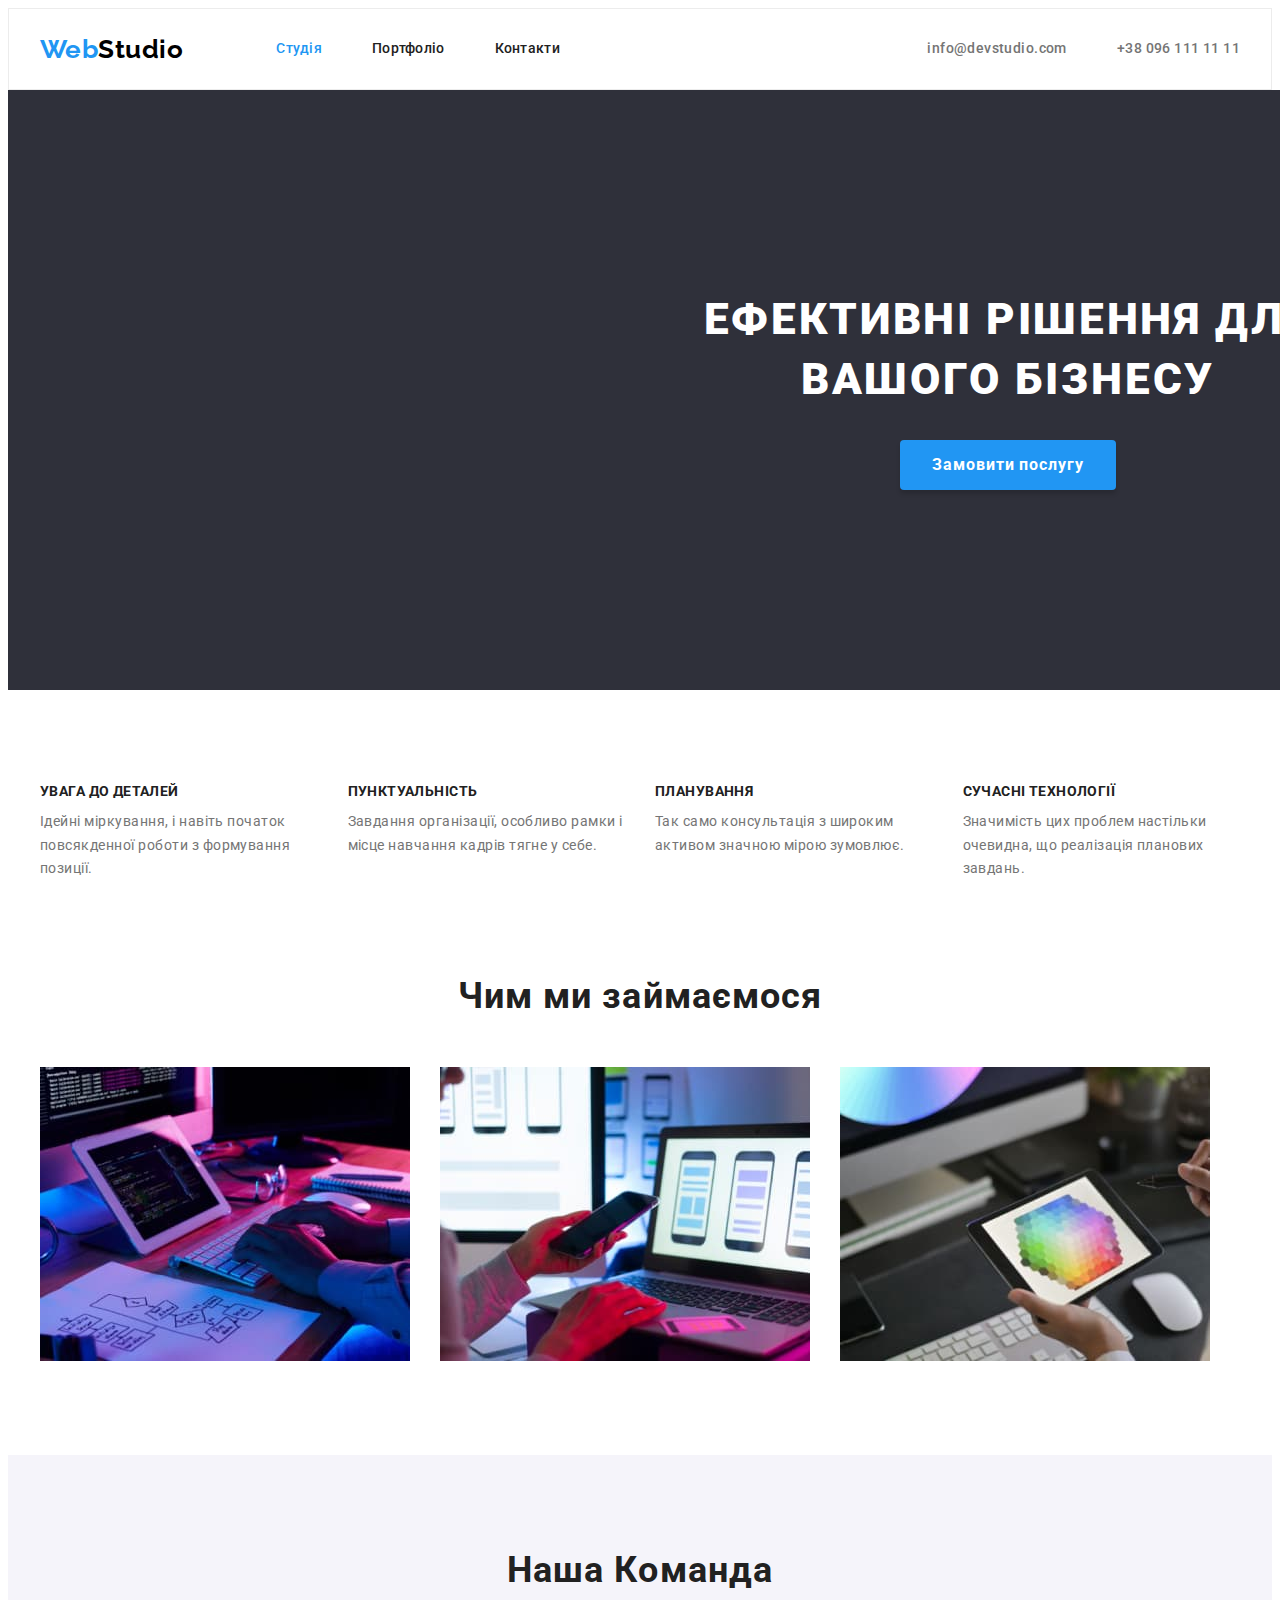
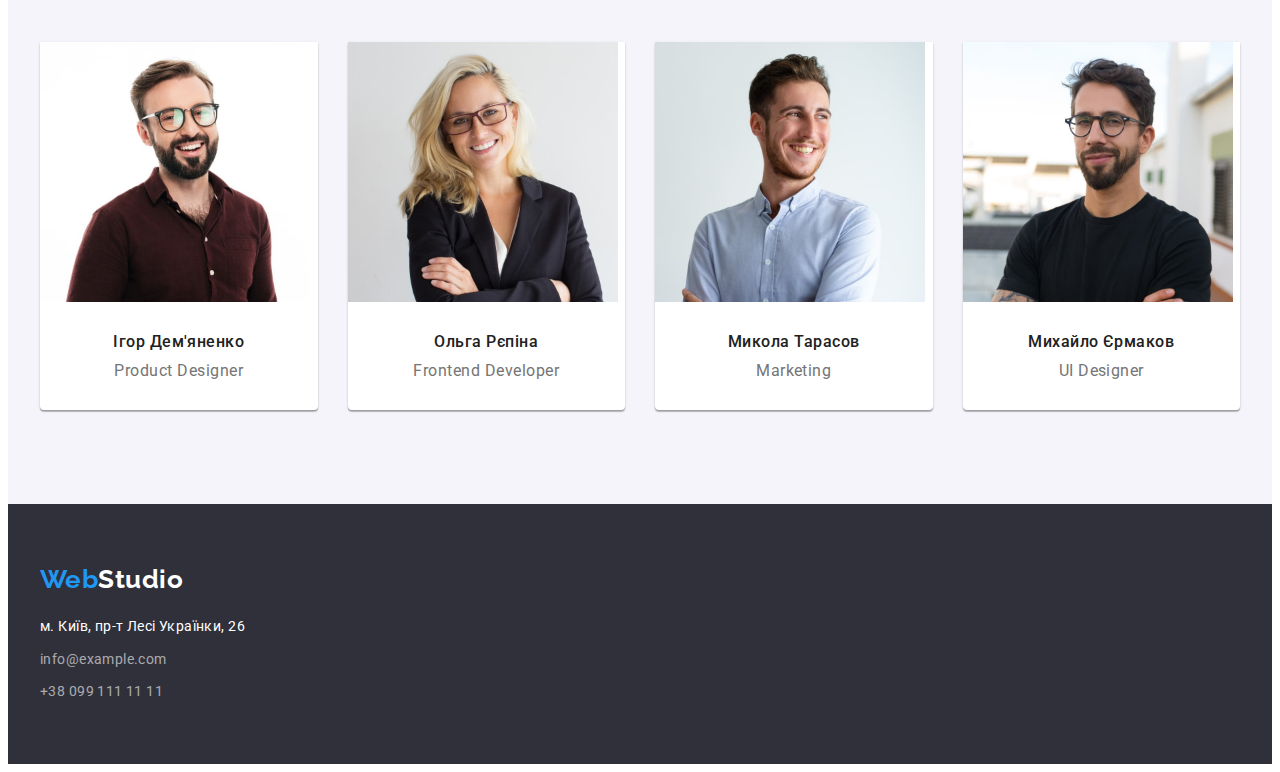
<file: index.html>
<!DOCTYPE html>
<html lang="uk">
  <head>
    <meta charset="UTF-8" />
    <meta http-equiv="X-UA-Compatible" content="IE=edge" />
    <meta name="viewport" content="width=#, initial-scale=1.0" />
    <title>Студія</title>
    <link rel="preconnect" href="https://fonts.googleapis.com">
<link rel="preconnect" href="https://fonts.gstatic.com" crossorigin>
<link href="https://fonts.googleapis.com/css2?family=Raleway:wght@700&family=Roboto:wght@400;500;700;900&display=swap" rel="stylesheet">
   <link rel="stylesheet" href="https://cdnjs.cloudflare.com/ajax/libs/modern-normalize/1.1.0/modern-normalize.min.css" integrity="sha512-wpPYUAdjBVSE4KJnH1VR1HeZfpl1ub8YT/NKx4PuQ5NmX2tKuGu6U/JRp5y+Y8XG2tV+wKQpNHVUX03MfMFn9Q==" crossorigin="anonymous" referrerpolicy="no-referrer" />
<link rel="stylesheet" href="./css/styles.css" />
    
  </head>
  <body class="body">
    <header class="header">
     <div class="main-nav container">
      <a class="logo-link decoration" href="index.html">Web<span class="logo-header decoration">Studio</span></a>
     <nav>
        <ul class="site-nav list">
          <li class="item"><a href="./index.html" class="site-nav-link current decoration">Студія</a></li>
          <li id="portfolio" class="item"><a href="./portfolio.html" class="site-nav-link decoration">Портфоліо</a></li>
          <li class="item"><a href="#" class="site-nav-link decoration">Контакти</a></li>
        </ul>
      </nav>
      <ul class="auth-nav list">
        <li class="item"><a href="mailto:info@devstudio.com" class="auth-nav-link decoration">info@devstudio.com</a></li>
        <li class="item"><a href="tel:+380961111111" class="auth-nav-link decoration">+38 096 111 11 11</a></li>
      </ul>
      </div>
    </header>
   
    <main>
      <section class="hero">
        <h1 class="hero-title">Ефективні рішення для <br>вашого бізнесу</br></h1>
        <button type="button" class="button">Замовити послугу</button>
      </section>
      <section class="section">
        <div class="container">
        <h2 class="title hero-h2">Наші особливості</h2>
        <ul class="list features-list">
          <li class="text">
            <h3 class="feature">Увага до деталей</h3>
            <span class="feat"
              >Ідейні міркування, і навіть початок повсякденної роботи з формування позиції.</span
            >
          </li>
          <li class="text">
            <h3 class="feature">Пунктуальність</h3>
            <span class="feat">
              Завдання організації, особливо рамки і місце навчання кадрів тягне у себе.</span
            >
          </li>
          <li class="text">
            <h3 class="feature">Планування</h3>
            <span class="feat">
              Так само консультація з широким активом значною мірою зумовлює.</span
            >
          </li>
          <li class="text">
            <h3 class="feature">Сучасні технології</h3>
            <span class="feat">
              Значимість цих проблем настільки очевидна, що реалізація планових завдань.</span
            >
          </li>
        </ul>
        </div>
      </section>
      <section class="section what-we-do">
        <div class="container">
        <h2 class="title">Чим ми займаємося</h2>
        <ul class="list imgs-list">
          <li class="imgs"><img src="./images/img.jpg" alt="coding" width="370" /></li>
          <li class="imgs"><img src="./images/img-1.jpg" alt="phone set" width="370" /></li>
          <li class="imgs"><img src="./images/img-2.jpg" alt="web design" width="370" /></li>
        </ul>
        </div>
      </section>
      <section class="our-team section">
        <div class="container">
          <h2 class="title">Наша Команда</h2>
        <ul class="list our-team-list">
          <li class="background team">
            <img src="./images/img-3.jpg" alt="photo1" width="270" />
           <div class="team-container">
             <h3 class="who">Ігор Дем'яненко</h3>
            <p lang="en" class="about">Product Designer</p></div>
          </li>
          <li class="background team">
            <img src="./images/img-4.jpg" alt="photo2" width="270" />
           <div class="team-container"> <h3 class="who">Ольга Рєпіна</h3>
            <p lang="en" class="about">Frontend Developer</p></div>
          </li>
          <li class="background team">
            <img src="./images/img-5.jpg" alt="photo3" width="270" />
            <div class="team-container"><h3 class="who">Микола Тарасов</h3>
            <p lang="en" class="about">Marketing</p></div>
          </li>
          <li class="background team">
            <img src="./images/img-6.jpg" alt="photo4" width="270" />
            <div class="team-container"><h3 class="who">Михайло Єрмаков</h3>
            <p lang="en" class="about">UI Designer</p></div>
          </li>
        </ul></div>
      </section>
    </main>
     
      <footer class="footer">
      <div class="container ">
        <a class="logo decoration" href="index.html">Web<span class="logo-head  decoration">Studio</span></a>
      <ul class="foot-nav list">
        <li class="foot-list">
          <a
            href=https://goo.gl/maps/ps1MHNvpvdkXfW2N9
            class="address decoration"
            >м. Київ, пр-т Лесі Українки, 26</a
          >
        </li>
        <li class="foot-list"><a href="mailto:info@example.com" class="mail-foot decoration">info@example.com</a></li>
        <li class="foot-list"><a href="tel:+380991111111" class="tell-foot decoration">+38 099 111 11 11</a></li>
      </ul>
      </div>
    </footer>
    
  </body>
</html>
</file>
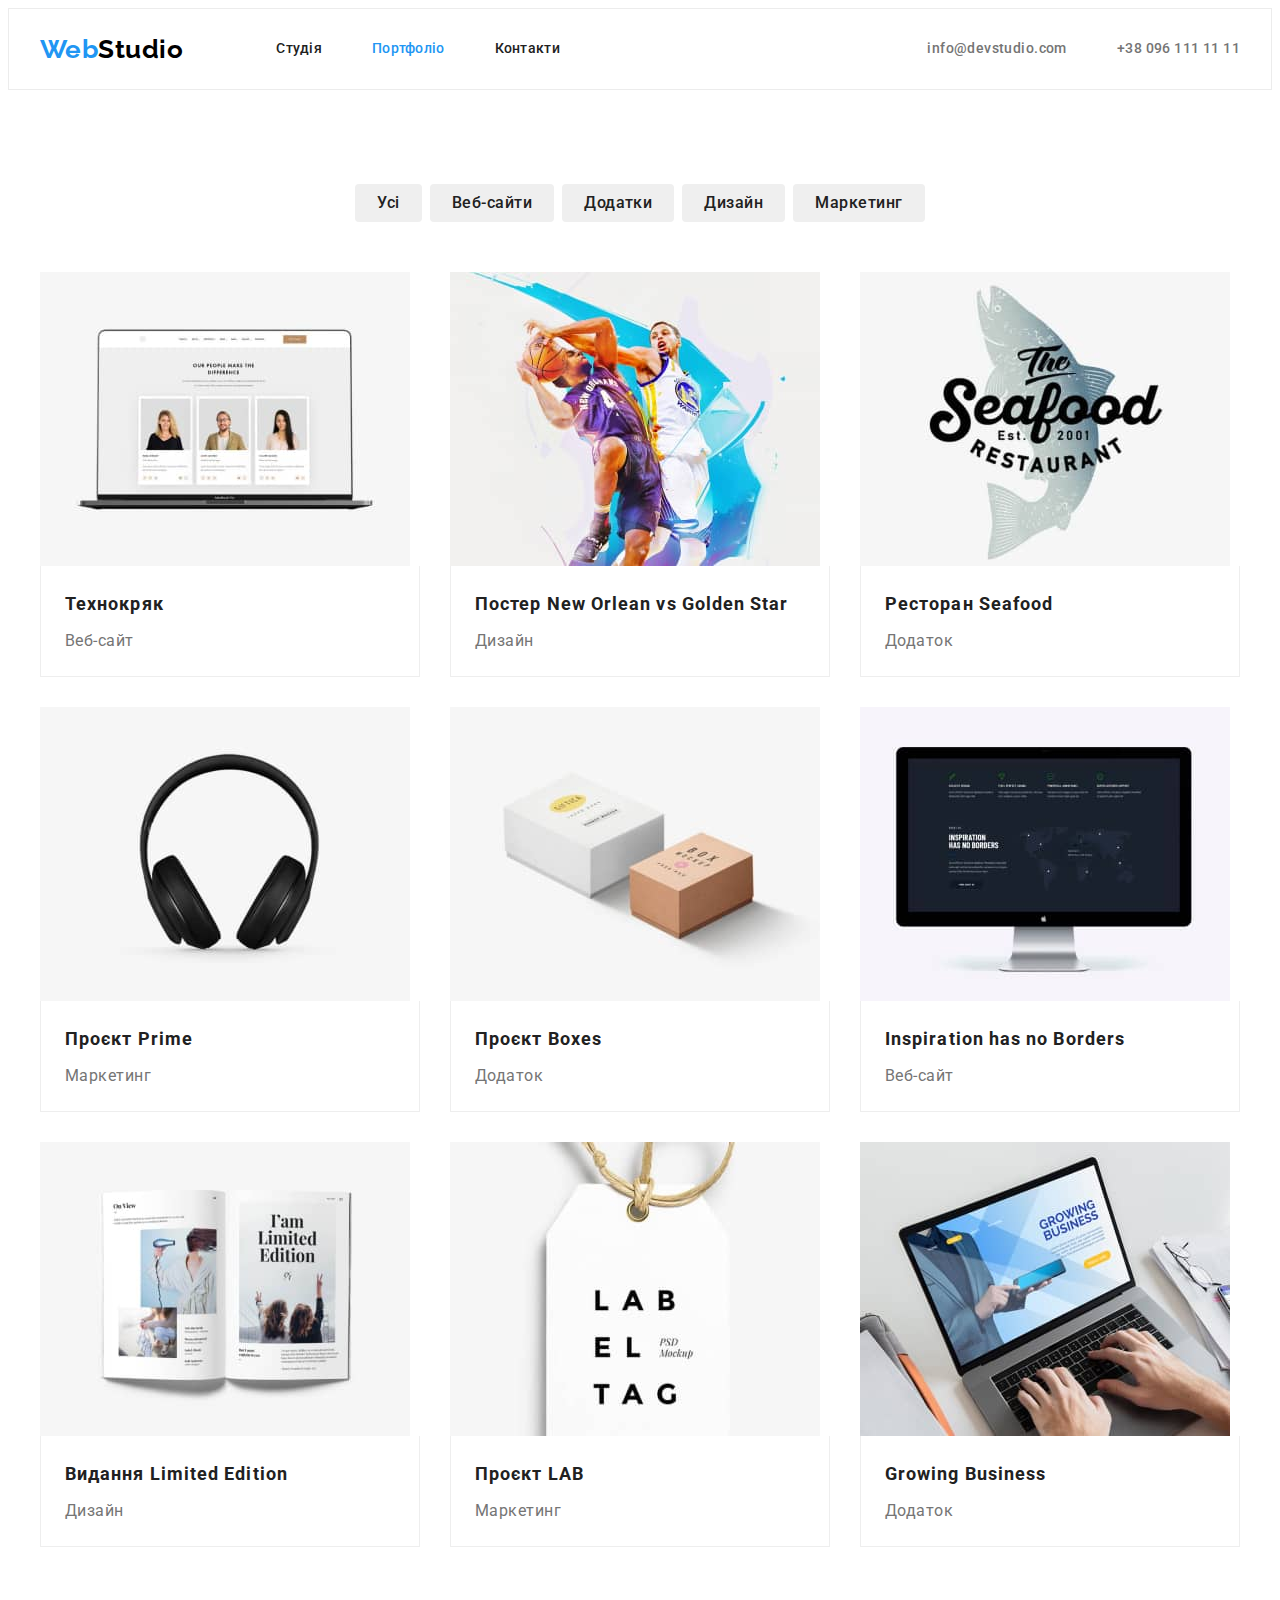
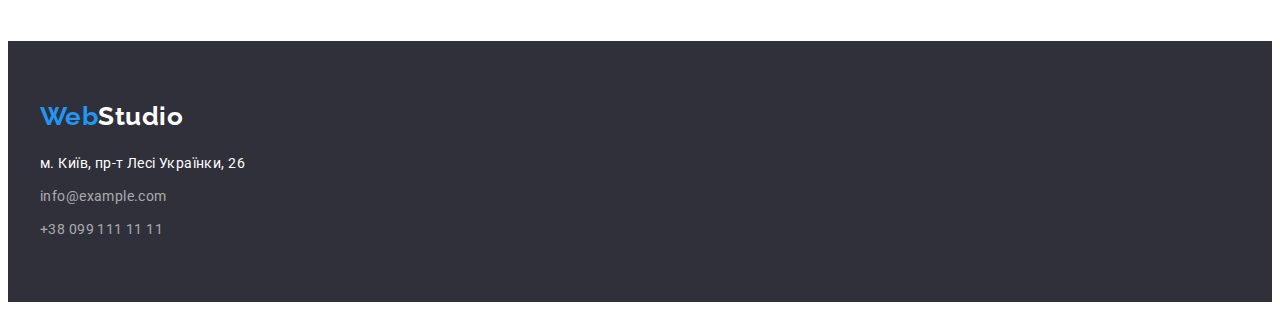
<file: portfolio.html>
<!DOCTYPE html>
<html lang="uk">
  <head>
    <meta charset="UTF-8" />
    <meta http-equiv="X-UA-Compatible" content="IE=edge" />
    <meta name="viewport" content="width=device-width, initial-scale=1.0" />
    <title>Портфоліо</title>
    <link rel="preconnect" href="https://fonts.googleapis.com">
<link rel="preconnect" href="https://fonts.gstatic.com" crossorigin>
<link href="https://fonts.googleapis.com/css2?family=Raleway:wght@700&family=Roboto:wght@400;500;700;900&display=swap" rel="stylesheet">
<link rel="stylesheet" href="https://cdnjs.cloudflare.com/ajax/libs/modern-normalize/1.1.0/modern-normalize.min.css" integrity="sha512-wpPYUAdjBVSE4KJnH1VR1HeZfpl1ub8YT/NKx4PuQ5NmX2tKuGu6U/JRp5y+Y8XG2tV+wKQpNHVUX03MfMFn9Q==" crossorigin="anonymous" referrerpolicy="no-referrer" />
<link rel="stylesheet" href="./css/styles.css" />
    
  </head>
  <body class="body">
    <header class="header">
      <div class="container main-nav">
      <a class="logo-link decoration" href="index.html">Web<span class="logo-header decoration">Studio</span></a>
      <nav>
        <ul class="site-nav list">
          <li class="item"><a href="./index.html" class="site-nav-link decoration">Студія</a></li>
          <li class="item"><a href="./portfolio.html" class="site-nav-link current decoration">Портфоліо</a></li>
          <li class="item"><a href="#" class="site-nav-link decoration">Контакти</a></li>
        </ul>
      </nav>
      <ul class="auth-nav list">
        <li class="item"><a href="mailto:info@devstudio.com" class="auth-nav-link decoration">info@devstudio.com</a></li>
        <li class="item"><a href="tel:+380961111111" class="auth-nav-link decoration">+38 096 111 11 11</a></li>
      </ul>
      </div>
    </header>
    <main>
      <section class="section">
          <div class="container">
         <h1 class="hero-h2">Портфоліо</h1>
            <ul class="list button-list">
               <li class="buttons"><button type="button" class="button-log">Усі</button></li>
          <li class="buttons"><button type="button" class="button-log">Веб-сайти</button></li>
          <li class="buttons"><button type="button" class="button-log"> Додатки</button></li>
          <li class="buttons"><button type="button" class="button-log">Дизайн</button></li>
          <li class="buttons"><button type="button" class="button-log">Маркетинг</button></li>
        </ul></div>
      <div class="container">
        
        <ul class="list card-set">
          
          <li class="item">
           <a href="#" class="decoration"><img src="./images/portfolio/img.jpg" alt="технокряк" width="370" />
            <div class="p-card"><h2 class="p-title">Технокряк</h2>
            <p class="description">Веб-сайт</p></div></a> 
          </li>
          
          <li class="item">
            <a href="#" class="decoration"><img src="./images/portfolio/img-1.jpg" alt="Дизайн" width="370" />
            <div class="p-card"><h2 class="p-title">Постер New Orlean vs Golden Star</h2>
            <p class="description">Дизайн</p></div></a>
          </li>
          
          <li class="item">
            <a href="#" class="decoration"><img src="./images/portfolio/img-2.jpg" alt="Додаток" width="370" />
           <div class="p-card"><h2 class="p-title">Ресторан Seafood</h2>
            <p class="description">Додаток</p></div></a>
          </li>
          
          <li class="item">
            <a href="#" class="decoration"><img src="./images/portfolio/img-3.jpg" alt="Маркетинг" width="370" />
            <div class="p-card"><h2 class="p-title">Проєкт Prime</h2>
            <p class="description">Маркетинг</p></div></a>
          </li>
          
          <li class="item">
            <a href="#" class="decoration"><img src="./images/portfolio/img-4.jpg" alt="Додаток" width="370" />
            <div class="p-card"><h2 class="p-title">Проєкт Boxes</h2>
            <p class="description">Додаток</p></div></a>
          </li>
         
          <li class="item">
           <a href="#" class="decoration"> <img src="./images/portfolio/img-5.jpg" alt="Веб-сайт" width="370" />
            <div class="p-card"><h2 class="p-title">Inspiration has no Borders</h2>
            <p class="description">Веб-сайт</p></div></a>
          </li>
          
          <li class="item"> 
            <a href="#" class="decoration"><img src="./images/portfolio/img-6.jpg" alt="Дизайн" width="370" />
            <div class="p-card"><h2 class="p-title">Видання Limited Edition</h2>
            <p class="description">Дизайн</p></div></a>
          </li>
         
          <li class="item">
            <a href="#" class="decoration"><img src="./images/portfolio/img-7.jpg" alt="Маркетинг" width="370" />
            <div class="p-card"><h2 class="p-title">Проєкт LAB</h2>
            <p class="description">Маркетинг</p></div></a>
          </li>
          
          <li class="item">
            <a href="#" class="decoration"><img src="./images/portfolio/img-8.jpg" alt="Додаток" width="370" />
            <div class="p-card"><h2 class="p-title">Growing Business</h2>
            <p class="description">Додаток</p></div></a>
          </li>
        </ul>
        </div>
      </section>
    </main>
    <footer class="footer">
      <div class="container">
        <a class="logo decoration" href="index.html">Web<span class="logo-head  decoration">Studio</span></a>
      <ul class="foot-nav list">
        <li class="foot-list">
          <a
            href=https://goo.gl/maps/ps1MHNvpvdkXfW2N9
            class="address decoration"
            >м. Київ, пр-т Лесі Українки, 26</a
          >
        </li>
        <li class="foot-list"><a href="mailto:info@example.com" class="mail-foot decoration">info@example.com</a></li>
        <li class="foot-list"><a href="tel:+380991111111" class="tell-foot decoration">+38 099 111 11 11</a></li>
      </ul>
      </div>
    </footer>
  </body>
</html>
</file>
<file: css/styles.css>
h1,
h2,
h3,
h4,
p {
  margin-top: 0;
  margin-bottom: 0;
}
ul {
  margin-top: 0;
  margin-bottom: 0;
  padding-left: 0;
}
img {
  display: block;
}
:root {
  --primary-text-color: #212121;
  --hover-logo-buttonfont-color: #2196f3;
  --text-color: #212121;
  --description-about-color: #757575;
  --card-set-gap:30px;
}
.body {
  background-color: #ffffff;
  color: var(--primary-text-color);
  font-family: 'Roboto', sans-serif;
  font-size: 16px;
  letter-spacing: 0.03em;
}
.decoration {
  text-decoration: none;
}
.list {
  list-style: none;
}
/*logo*/
.logo-link {
  color: var(--hover-logo-buttonfont-color);
  font-family: 'Raleway', sans-serif;
  font-weight: 700;
  font-size: 26px;
  line-height: 1.19;
}
.logo-header {
  color: #000000;
}
.container {
  width: 1200px;
  padding-left: 15px;
  padding-right: 15px;
  margin-left: auto;
  margin-right: auto;
}
.section {
  padding-top: 94px;
  padding-bottom: 94px;
}
.header{
  border: 1px solid #ECECEC;
}
.main-nav {
  display: flex;
  align-items: center;
}

/*site-nav*/

.site-nav {
  display: flex;
  margin-left: 93px;
}

.site-nav .item:not(:last-child) {
  margin-right: 50px;
}

.site-nav-link {
  display: block;
  padding-top: 32px;
  padding-bottom: 32px;

  font-family: 'Roboto', sans-serif;
  font-weight: 500;
  font-size: 14px;
  line-height: 1.14;
  letter-spacing: 0.02em;
  color: var(--text-color);
}
.site-nav-link.current {
  color: var(--hover-logo-buttonfont-color);
}
.site-nav-link:hover,
.site-nav-link:focus {
  color: var(--hover-logo-buttonfont-color);
}

.site-nav-link.current {
  color: var(--hover-logo-buttonfont-color);
}
/*auth-nav*/
.auth-nav {
  display: flex;
  margin-left: auto;
}
.auth-nav .item + .item {
  margin-left: 50px;
}
.auth-nav-link {
  color: var(--description-about-color);
  display: block;
  padding-top: 21px;
  padding-bottom: 21px;

  font-weight: 500;
  font-style: normal;
  font-size: 14px;
  line-height: 1.71;
  letter-spacing: 0.03em;
  color: var(--description-about-color);
}
.auth-nav-link:hover,
.auth-nav-link:focus {
  color: var(--hover-logo-buttonfont-color);
}

/*hero*/
.hero {
  padding: 200px;
  margin-left: auto;
  margin-right: auto;
  width: 1600px;
  text-align: center;
  background-color: #2f303a;
}
.hero-title {
  margin-bottom: 30px;
  font-weight: 900;
  font-size: 44px;
  line-height: 1.36;
  letter-spacing: 0.06em;
  text-transform: uppercase;
  color: #ffffff;
}
.button {
  min-width: 216px;
  padding: 10px 32px;
  cursor: pointer;
  background-color: var(--hover-logo-buttonfont-color);
  color: #ffffff;
  box-shadow: 0px 4px 4px rgba(0, 0, 0, 0.15);
  border: none;
  border-radius: 4px;
  text-align: center;
  font-weight: 700;
  font-family: 'Roboto', sans-serif;
  font-size: 16px;
  line-height: 1.875;
  letter-spacing: 0.06em;
}
.button:focus {
  color: #ffffff;
}
.button:hover {
  background-color: #188ce8;
}
/*features*/
.features-list {
  display: flex;
  margin-left: calc(-1 * var(--card-set-gap));
}
.features-list>.text{
  flex-basis: calc(100% / 3 - var(--card-set-gap));;
  margin-left:var(--card-set-gap);
}
.feature {
  margin-bottom: 10px;
  font-weight: 700;
  font-size: 14px;
  line-height: 1.14;
  letter-spacing: 0.03em;
  text-transform: uppercase;
}

.feat {
  color: var(--description-about-color);
  font-style: normal;
  font-size: 14px;
  line-height: 1.71;
}
.what-we-do{
  padding-top: 0;
}
.imgs-list {
  display: flex;
  
}
.imgs-list .imgs:not(:last-child) {
  margin-right: 30px;
}
/*title*/
.title {
  margin-bottom: 50px;
  font-weight: 700;
  font-size: 36px;
  line-height: 1.17;
  text-align: center;
  letter-spacing: 0.03em;
  color: var(--text-color);
}
.team-container {
  padding: 30px;
 }
.our-team {
  background-color: #f5f4fa;
  }
.our-team-list {
  display: flex;
  margin-left: calc(-1 * var(--card-set-gap));
}
.our-team-list > .team {
  flex-basis: calc(100% / 4 - var(--card-set-gap));
  margin-left: var(--card-set-gap);
}
.background {
  background-color: #ffffff;
  box-shadow: 0px 1px 3px rgba(0, 0, 0, 0.12), 0px 1px 1px rgba(0, 0, 0, 0.14), 0px 2px 1px rgba(0, 0, 0, 0.2);
    border-radius: 0px 0px 4px 4px;
}
.who {
  margin-bottom: 10px;
  font-weight: 500;
  font-size: 16px;
  line-height: 1.19;
  text-align: center;
  letter-spacing: 0.03em;
}
.about {
  font-weight: 400;
  font-size: 16px;
  line-height: 1.19;
  text-align: center;
  letter-spacing: 0.03em;
  color: var(--description-about-color);
}
/*footer*/
.footer {
  padding-top: 60px;
  padding-bottom: 60px;
background-color: #2f303a; 
}
.logo {
  color: #2196f3;
  font-family: 'Raleway';
  font-weight: 700;
  font-size: 26px;
  line-height: 1.19;
}
.logo-head {
  color: #ffffff;
}

.foot-nav .foot-list:not(:last-child) {
  margin-bottom: 9px;
}
.foot-nav {
  margin-top: 20px;
 }

.address {
  font-style: normal;

  font-size: 14px;
  line-height: 1.71;
  letter-spacing: 0.03em;

  color: #ffffff;
}
.address:hover,:focus{
  color: var(--hover-logo-buttonfont-color);
}
.mail-foot,
.tell-foot {
  font-style: normal;
  font-size: 14px;
  line-height: 1.71;
  letter-spacing: 0.03em;
  color: rgba(255, 255, 255, 0.6);
}
.mail-foot:hover,
.mail-foot:focus {
  color: var(--hover-logo-buttonfont-color);
}

.tell-foot:hover,
.tell-foot:focus {
  color: var(--hover-logo-buttonfont-color);
}
/*hero-portfolio*/
.hero-h2 {
        position: absolute;
        white-space: nowrap;
        width: 1px;
        height: 1px;
        overflow: hidden;
        border: 0;
        padding: 0;
        clip: rect(0 0 0 0);
        clip-path: inset(50%);
        margin: -1px;
    }
.button-list{
    display: flex;
    margin-bottom: 50px;
   justify-content: center;
   }   
.button-list .buttons+.buttons{
    margin-left: 8px;
}
.button-log {
    padding: 6px 22px;
    font-family: 'Roboto', sans-serif;
  font-weight: 500;
  font-size: 16px;
  line-height: 1.62;
  letter-spacing: 0.03em;
  border:none;
  border-radius: 4px;
  color: var(--text-color);
  cursor: pointer;
}
.button-log:hover,
.button-log:focus {
  font-family: 'Roboto', sans-serif;
  font-weight: 500;
  font-size: 16px;
  line-height: 1.62;
  text-align: center;
  letter-spacing: 0.03em;
  color: #ffffff;
  background: var(--hover-logo-buttonfont-color);
  cursor: pointer; 
  box-shadow: 0px 3px 1px rgba(0, 0, 0, 0.1), 0px 1px 2px rgba(0, 0, 0, 0.08), 0px 2px 2px rgba(0, 0, 0, 0.12);
}
/*Cards*/
.card-set{
  display: flex;
  flex-wrap: wrap;
  margin-top: calc(-1 * var(--card-set-gap));
  margin-left:calc(-1 * var(--card-set-gap));
}
.card-set > .item{
 flex-basis: calc(100% / 3 - var(--card-set-gap));
 margin-left: var(--card-set-gap);
 margin-top: var(--card-set-gap);
}
.p-card {
  padding: 20px 24px;
  border: 1px solid #EEEEEE;
  border-top: none;
}

.p-title {
    margin-bottom: 4px;
    font-weight: 700;
    font-size: 18px;
    line-height: 2;
    letter-spacing: 0.06em;
    color: var(--text-color);
}

.description {
  font-size: 16px;
  line-height: 1.875;
  letter-spacing: 0.03em;
  color: var(--description-about-color);
}
</file>
